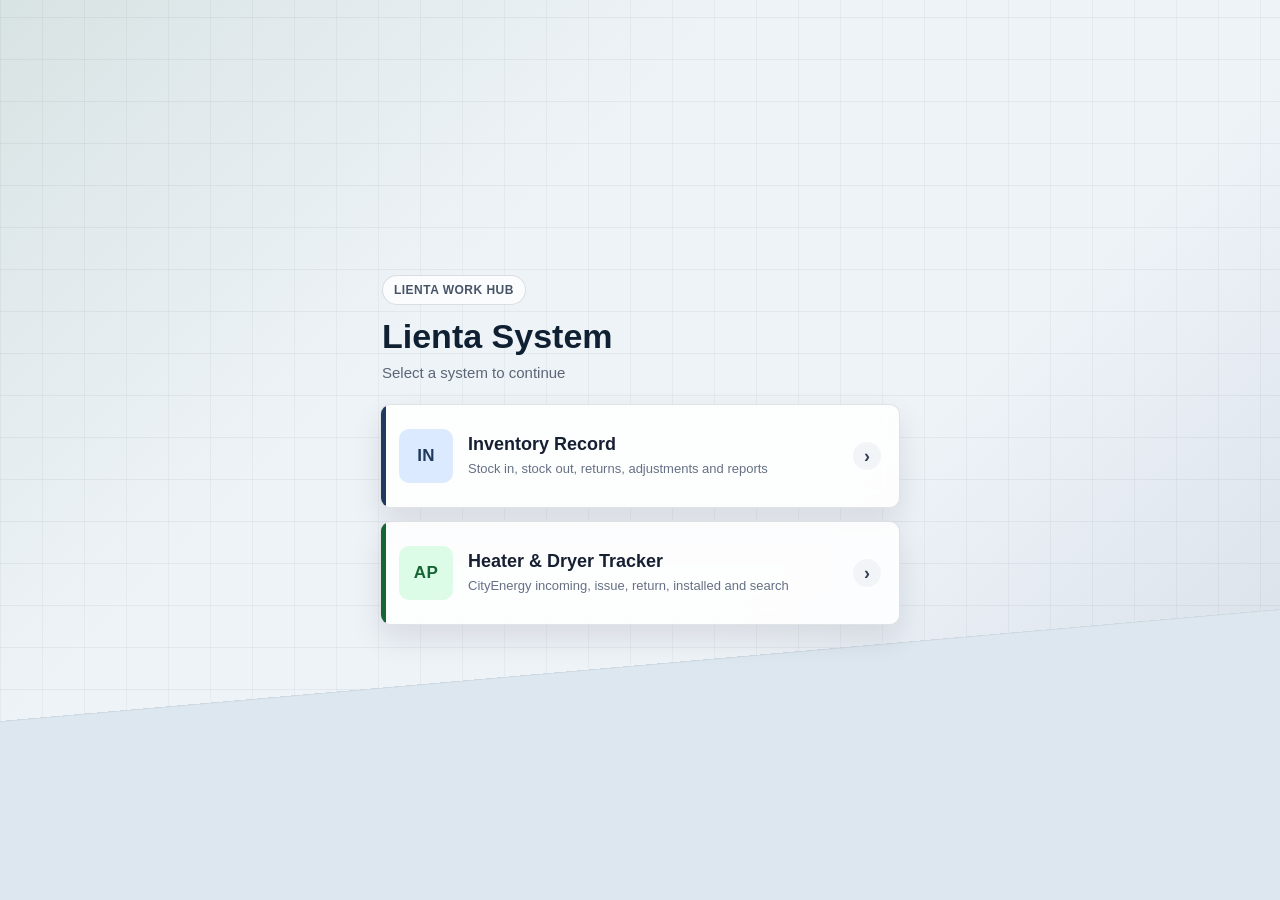
<file: index.html>
<!DOCTYPE html>
<html lang="en">

<head>
  <meta charset="UTF-8">

  <meta
    name="viewport"
    content="width=device-width, initial-scale=1.0">

  <title>Lienta System</title>

  <style>
    * {
      box-sizing: border-box;
      margin: 0;
      padding: 0;
    }

    body {
      min-height: 100vh;
      padding: 22px;

      display: flex;
      align-items: center;
      justify-content: center;

      overflow-x: hidden;

      font-family: Arial, sans-serif;

      color: #1f2933;
      background: #eef3f8;
    }

    body::before {
      content: "";

      position: fixed;
      inset: 0;
      z-index: -2;

      background:
        linear-gradient(
          135deg,
          rgba(20, 83, 45, .10),
          transparent 34%
        ),
        linear-gradient(
          315deg,
          rgba(30, 58, 95, .13),
          transparent 38%
        ),
        repeating-linear-gradient(
          0deg,
          rgba(31, 41, 55, .055) 0 1px,
          transparent 1px 42px
        ),
        repeating-linear-gradient(
          90deg,
          rgba(31, 41, 55, .045) 0 1px,
          transparent 1px 42px
        ),
        #eef3f8;
    }

    body::after {
      content: "";

      position: fixed;
      left: -10%;
      right: -10%;
      bottom: -16%;

      height: 42vh;

      z-index: -1;

      background: #dde7ef;

      transform: skewY(-5deg);

      border-top: 1px solid rgba(31, 41, 55, .08);
    }

    main {
      width: 100%;
      max-width: 520px;
    }

    .brand {
      margin-bottom: 20px;
      padding-left: 2px;
    }

    .eyebrow {
      display: inline-flex;
      align-items: center;
      gap: 8px;

      height: 30px;
      padding: 0 11px;

      border: 1px solid rgba(31, 41, 55, .14);
      border-radius: 999px;

      background: rgba(255, 255, 255, .72);

      color: #475467;

      font-size: 12px;
      font-weight: 700;
      letter-spacing: .04em;
      text-transform: uppercase;

      margin-bottom: 14px;

      backdrop-filter: blur(8px);
    }

    h1 {
      font-size: 34px;
      line-height: 1.05;

      margin-bottom: 8px;

      color: #102033;
    }

    p {
      color: #5c6676;
      font-size: 15px;
      line-height: 1.45;
    }

    .system-list {
      display: grid;
      gap: 13px;
    }

    .system-card {
      position: relative;

      display: grid;
      grid-template-columns: 54px 1fr 28px;
      align-items: center;
      gap: 15px;

      min-height: 104px;
      padding: 18px;

      border: 1px solid rgba(31, 41, 55, .13);
      border-radius: 10px;

      background: rgba(255, 255, 255, .86);

      color: inherit;
      text-decoration: none;

      box-shadow: 0 14px 30px rgba(15, 23, 42, .10);

      backdrop-filter: blur(10px);

      overflow: hidden;
    }

    .system-card::before {
      content: "";

      position: absolute;
      left: 0;
      top: 0;
      bottom: 0;

      width: 5px;

      background: #1e3a5f;
    }

    .system-card:nth-child(2)::before {
      background: #166534;
    }

    .system-card:hover {
      border-color: rgba(31, 41, 55, .26);
      transform: translateY(-1px);
    }

    .icon {
      width: 54px;
      height: 54px;

      display: flex;
      align-items: center;
      justify-content: center;

      border-radius: 10px;

      font-size: 17px;
      font-weight: 800;
      letter-spacing: .02em;

      flex: 0 0 auto;
    }

    .stock {
      background: #dbeafe;
      color: #1e3a5f;
    }

    .appliances {
      background: #dcfce7;
      color: #166534;
    }

    .title {
      display: block;

      margin-bottom: 5px;

      font-size: 18px;
      font-weight: 800;

      color: #172033;
    }

    .sub {
      display: block;

      font-size: 13px;
      line-height: 1.35;

      color: #667085;
    }

    .arrow {
      width: 28px;
      height: 28px;

      display: flex;
      align-items: center;
      justify-content: center;

      border-radius: 50%;

      background: #f2f5f8;

      color: #344054;

      font-size: 18px;
      font-weight: 700;
    }

    @media (max-width: 460px) {

      body {
        align-items: flex-start;
        padding-top: 34px;
      }

      h1 {
        font-size: 30px;
      }

      .system-card {
        grid-template-columns: 48px 1fr 24px;

        min-height: 98px;
        padding: 16px;
      }

      .icon {
        width: 48px;
        height: 48px;
      }

      .sub {
        font-size: 12px;
      }
    }
  </style>
</head>

<body>

  <main>

    <div class="brand">

      <div class="eyebrow">
        Lienta Work Hub
      </div>

      <h1>
        Lienta System
      </h1>

      <p>
        Select a system to continue
      </p>

    </div>

    <div class="system-list">

      <a
        class="system-card"
        href="/inventory/">

        <span class="icon stock">
          IN
        </span>

        <span>
          <span class="title">
            Inventory Record
          </span>

          <span class="sub">
            Stock in, stock out, returns,
            adjustments and reports
          </span>
        </span>

        <span class="arrow">
          &rsaquo;
        </span>

      </a>

      <a
        class="system-card"
        href="/appliances/">

        <span class="icon appliances">
          AP
        </span>

        <span>
          <span class="title">
            Heater & Dryer Tracker
          </span>

          <span class="sub">
            CityEnergy incoming, issue,
            return, installed and search
          </span>
        </span>

        <span class="arrow">
          &rsaquo;
        </span>

      </a>

    </div>

  </main>

</body>

</html>
</file>
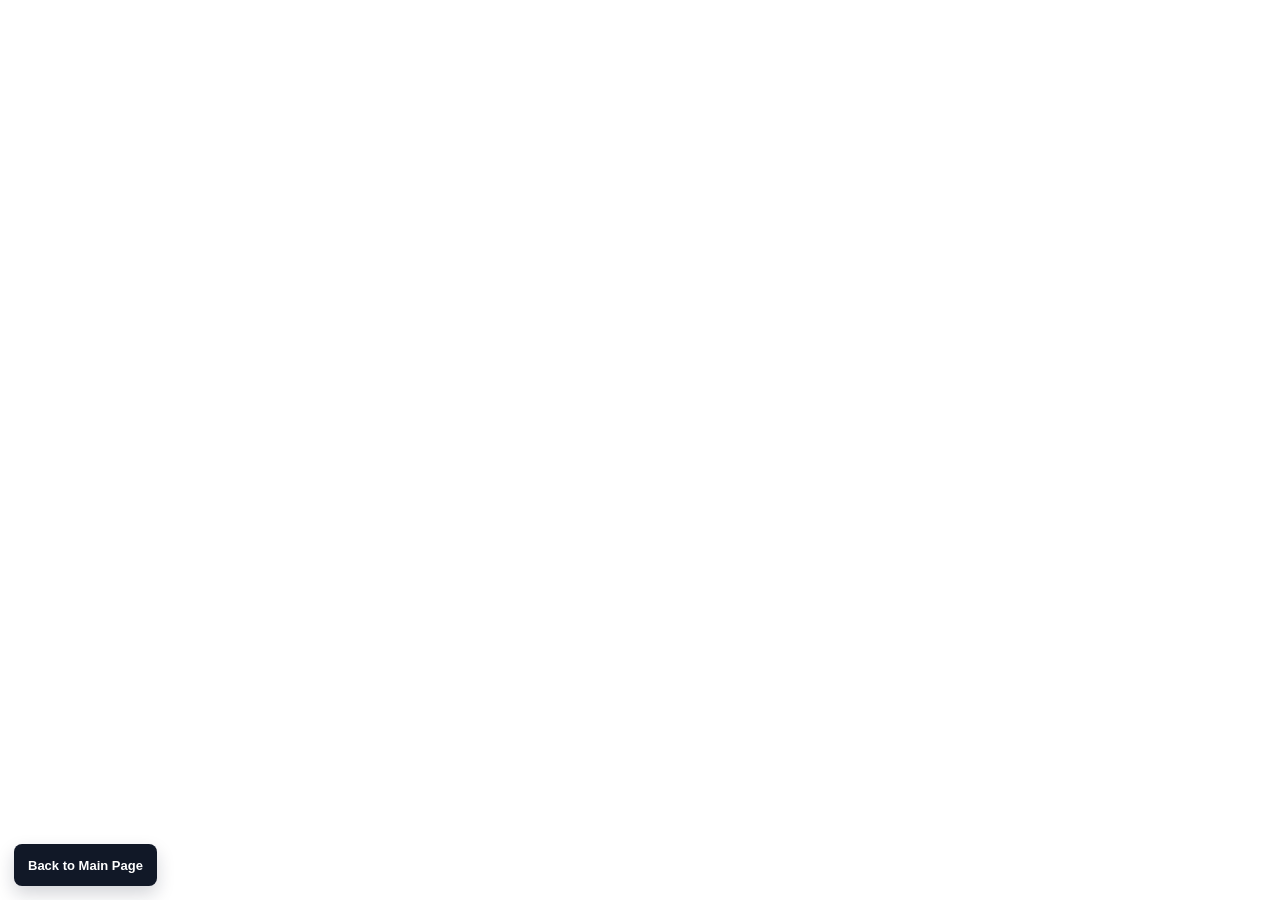
<file: appliances/index.html>
<!DOCTYPE html>
<html lang="en">
<head>
  <meta charset="UTF-8">
  <meta name="viewport" content="width=device-width, initial-scale=1.0">
  <title>Heater & Dryer Tracker</title>

  <style>
    html,
    body {
      margin: 0;
      width: 100%;
      height: 100%;
      background: #fff;
    }

    .back-main {
      position: fixed;
      left: 14px;
      bottom: 14px;
      z-index: 1000;

      display: inline-flex;
      align-items: center;

      min-height: 42px;
      padding: 0 14px;

      border-radius: 8px;

      background: #111827;
      color: #fff;

      font-family: Arial, sans-serif;
      font-size: 13px;
      font-weight: 700;

      text-decoration: none;

      box-shadow: 0 8px 18px rgba(15, 23, 42, 0.18);
    }

    .back-main:active {
      transform: scale(0.98);
    }

    iframe {
      width: 100%;
      height: 100vh;
      border: 0;
      display: block;
    }
  </style>
</head>

<body>

  <a class="back-main" href="/">
    Back to Main Page
  </a>

  <iframe
  src="https://appliances-records.vercel.app"
  allow="camera *; microphone *">
</iframe>

</body>
</html>
</file>
